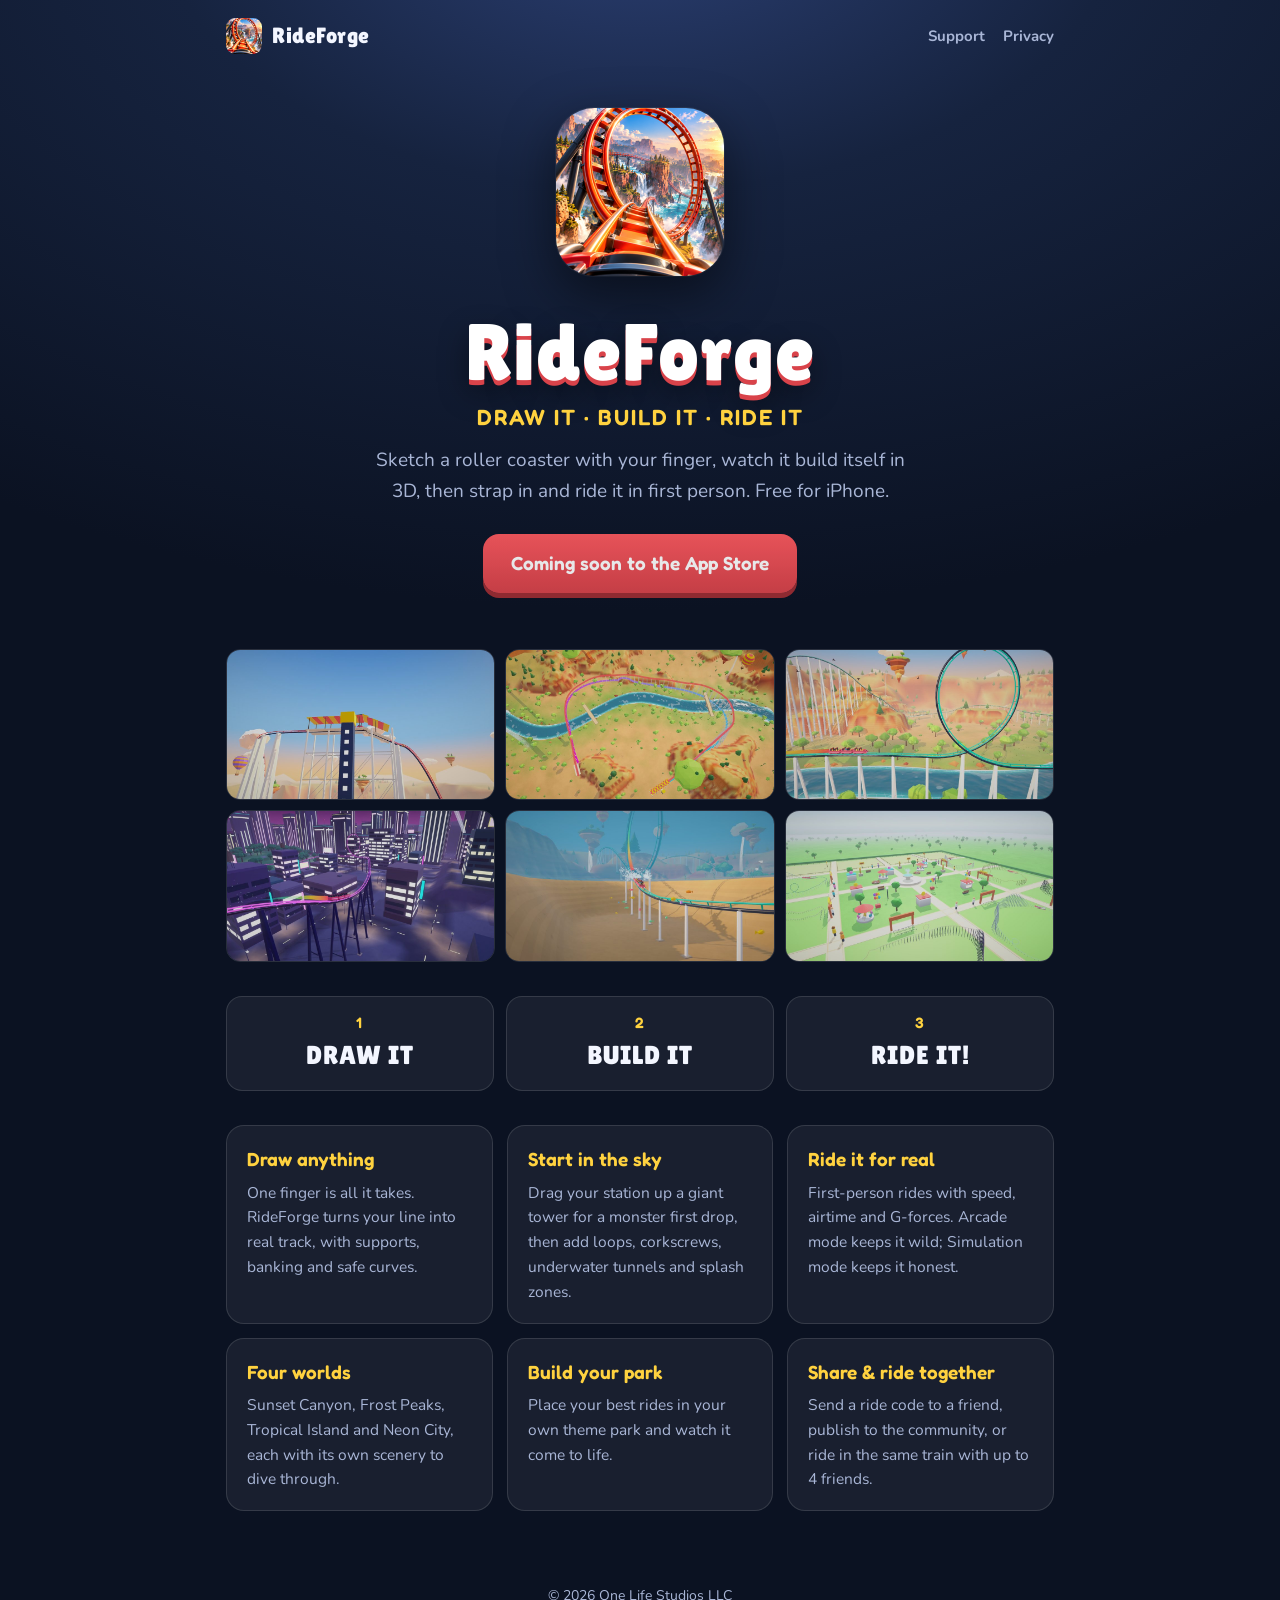
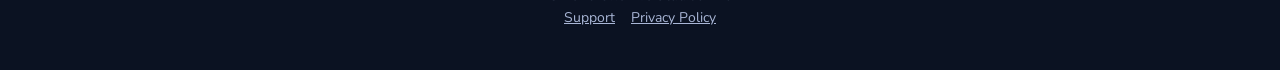
<file: index.html>
<!doctype html>
<html lang="en">
<head>
<meta charset="utf-8">
<meta name="viewport" content="width=device-width, initial-scale=1">
<title>RideForge — Draw &amp; Ride Roller Coasters</title>
<meta name="description" content="RideForge — draw a roller coaster with your finger, watch it build in 3D, then ride it in first person. Free on iPhone.">
<link rel="icon" href="img/favicon.png">
<link rel="apple-touch-icon" href="img/apple-touch-icon.png">
<link rel="stylesheet" href="style.css">
<meta property="og:title" content="RideForge — Draw &amp; Ride Roller Coasters">
<meta property="og:description" content="Draw a coaster with your finger. It builds in 3D. Then you ride it.">
<meta property="og:image" content="img/drop.jpg">
</head>
<body>
<div class="wrap">
  <header class="top">
    <a class="brand" href=""><img src="img/favicon.png" alt=""><span>RideForge</span></a>
    <nav><a href="support/">Support</a><a href="privacy/">Privacy</a></nav>
  </header>
  <section class="hero">
    <img class="icon" src="img/rideforge-icon.png" alt="RideForge app icon">
    <h1>RideForge</h1>
    <p class="sub">DRAW IT · BUILD IT · RIDE IT</p>
    <p class="tag">Sketch a roller coaster with your finger, watch it build itself in 3D, then strap in and ride it in first person. Free for iPhone.</p>
    <span class="btn soon">Coming soon to the App Store</span>
  </section>

  <section class="shots">
    <img src="img/drop.jpg" alt="A coaster dropping from a tall start tower over a canyon">
    <img src="img/draw.jpg" alt="Drawing a coaster track with a finger">
    <img src="img/loop.jpg" alt="A train going through a loop">
    <img src="img/neon.jpg" alt="A coaster in the Neon City world at night">
    <img src="img/splash.jpg" alt="A coaster splashing through water">
    <img src="img/park.jpg" alt="A theme park built from your rides">
  </section>

  <section class="steps">
    <div><span>1</span>DRAW IT</div>
    <div><span>2</span>BUILD IT</div>
    <div><span>3</span>RIDE IT!</div>
  </section>

  <section class="features">
    <div class="card"><h3>Draw anything</h3><p>One finger is all it takes. RideForge turns your line into real track, with supports, banking and safe curves.</p></div>
    <div class="card"><h3>Start in the sky</h3><p>Drag your station up a giant tower for a monster first drop, then add loops, corkscrews, underwater tunnels and splash zones.</p></div>
    <div class="card"><h3>Ride it for real</h3><p>First-person rides with speed, airtime and G-forces. Arcade mode keeps it wild; Simulation mode keeps it honest.</p></div>
    <div class="card"><h3>Four worlds</h3><p>Sunset Canyon, Frost Peaks, Tropical Island and Neon City, each with its own scenery to dive through.</p></div>
    <div class="card"><h3>Build your park</h3><p>Place your best rides in your own theme park and watch it come to life.</p></div>
    <div class="card"><h3>Share &amp; ride together</h3><p>Send a ride code to a friend, publish to the community, or ride in the same train with up to 4 friends.</p></div>
  </section>
  <footer>
    © 2026 One Life Studios LLC
    <br><a href="support/">Support</a><a href="privacy/">Privacy Policy</a>
  </footer>
</div>
</body>
</html>
</file>
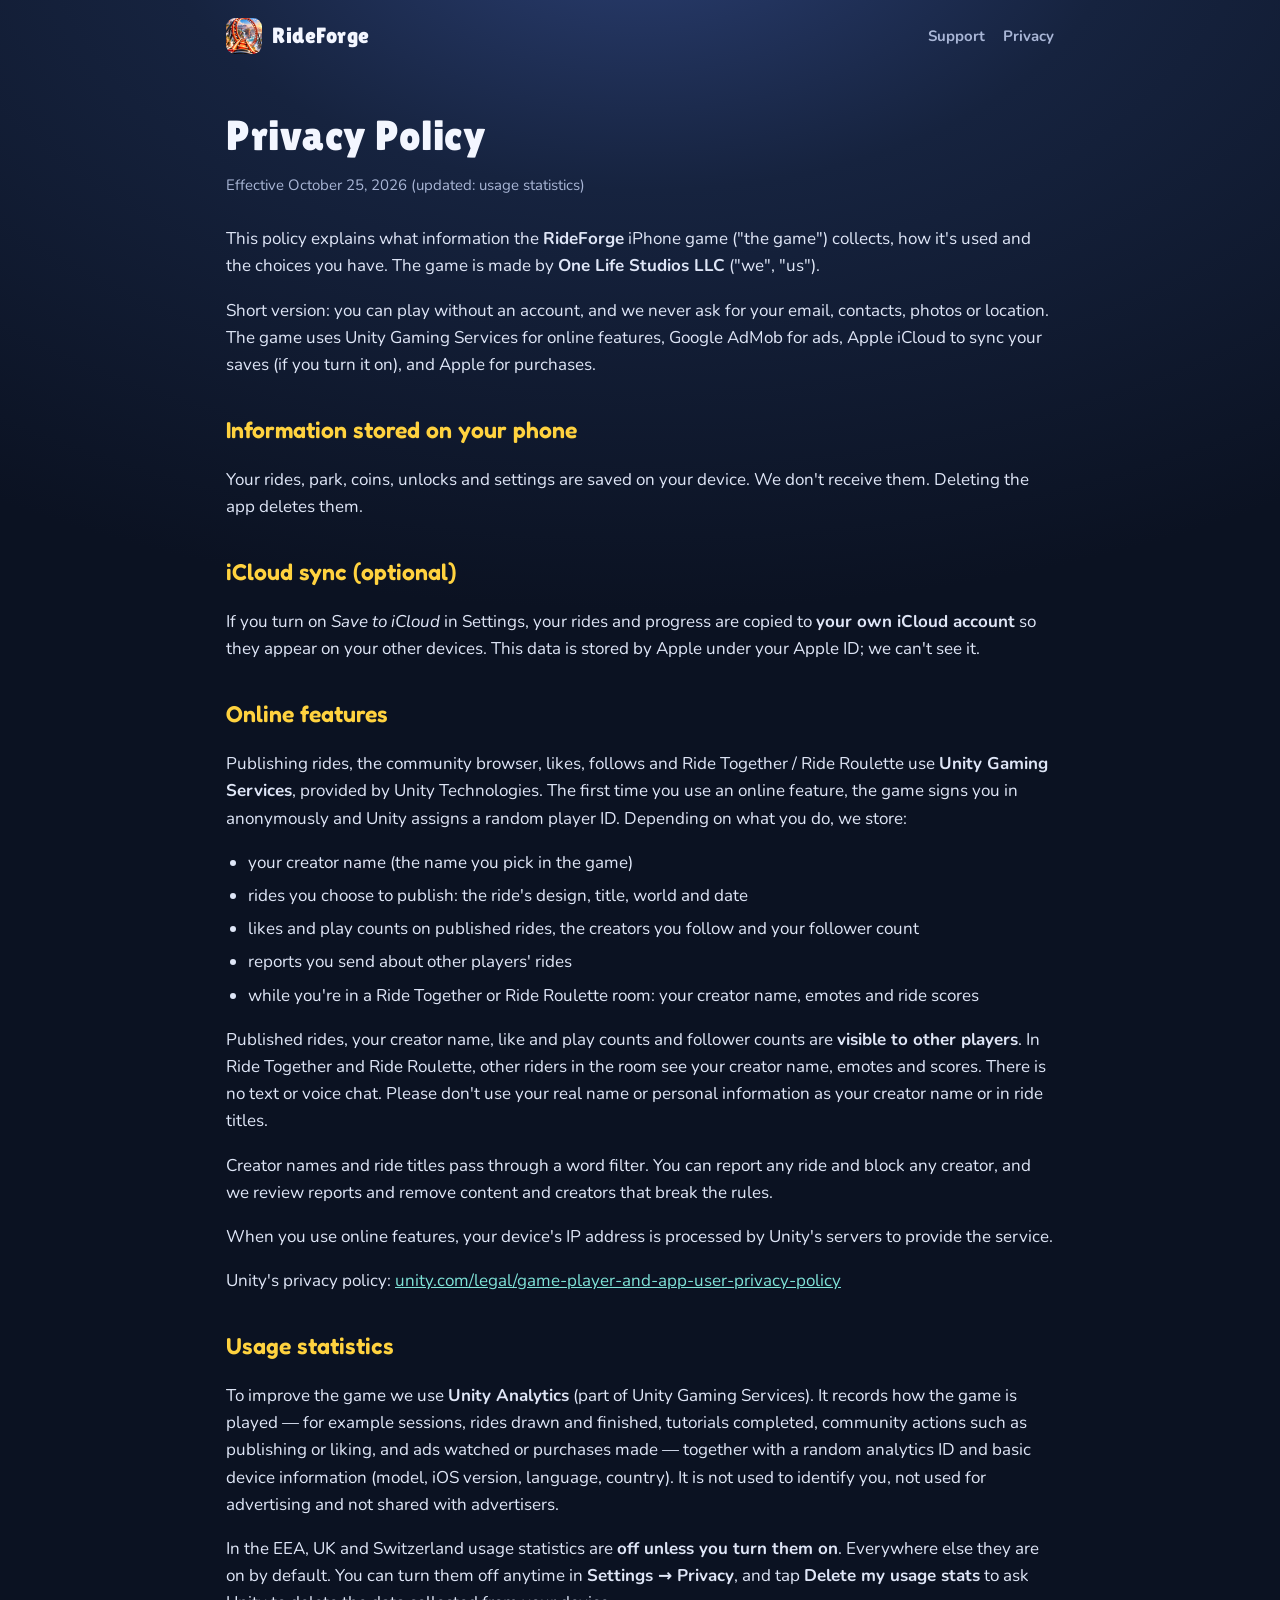
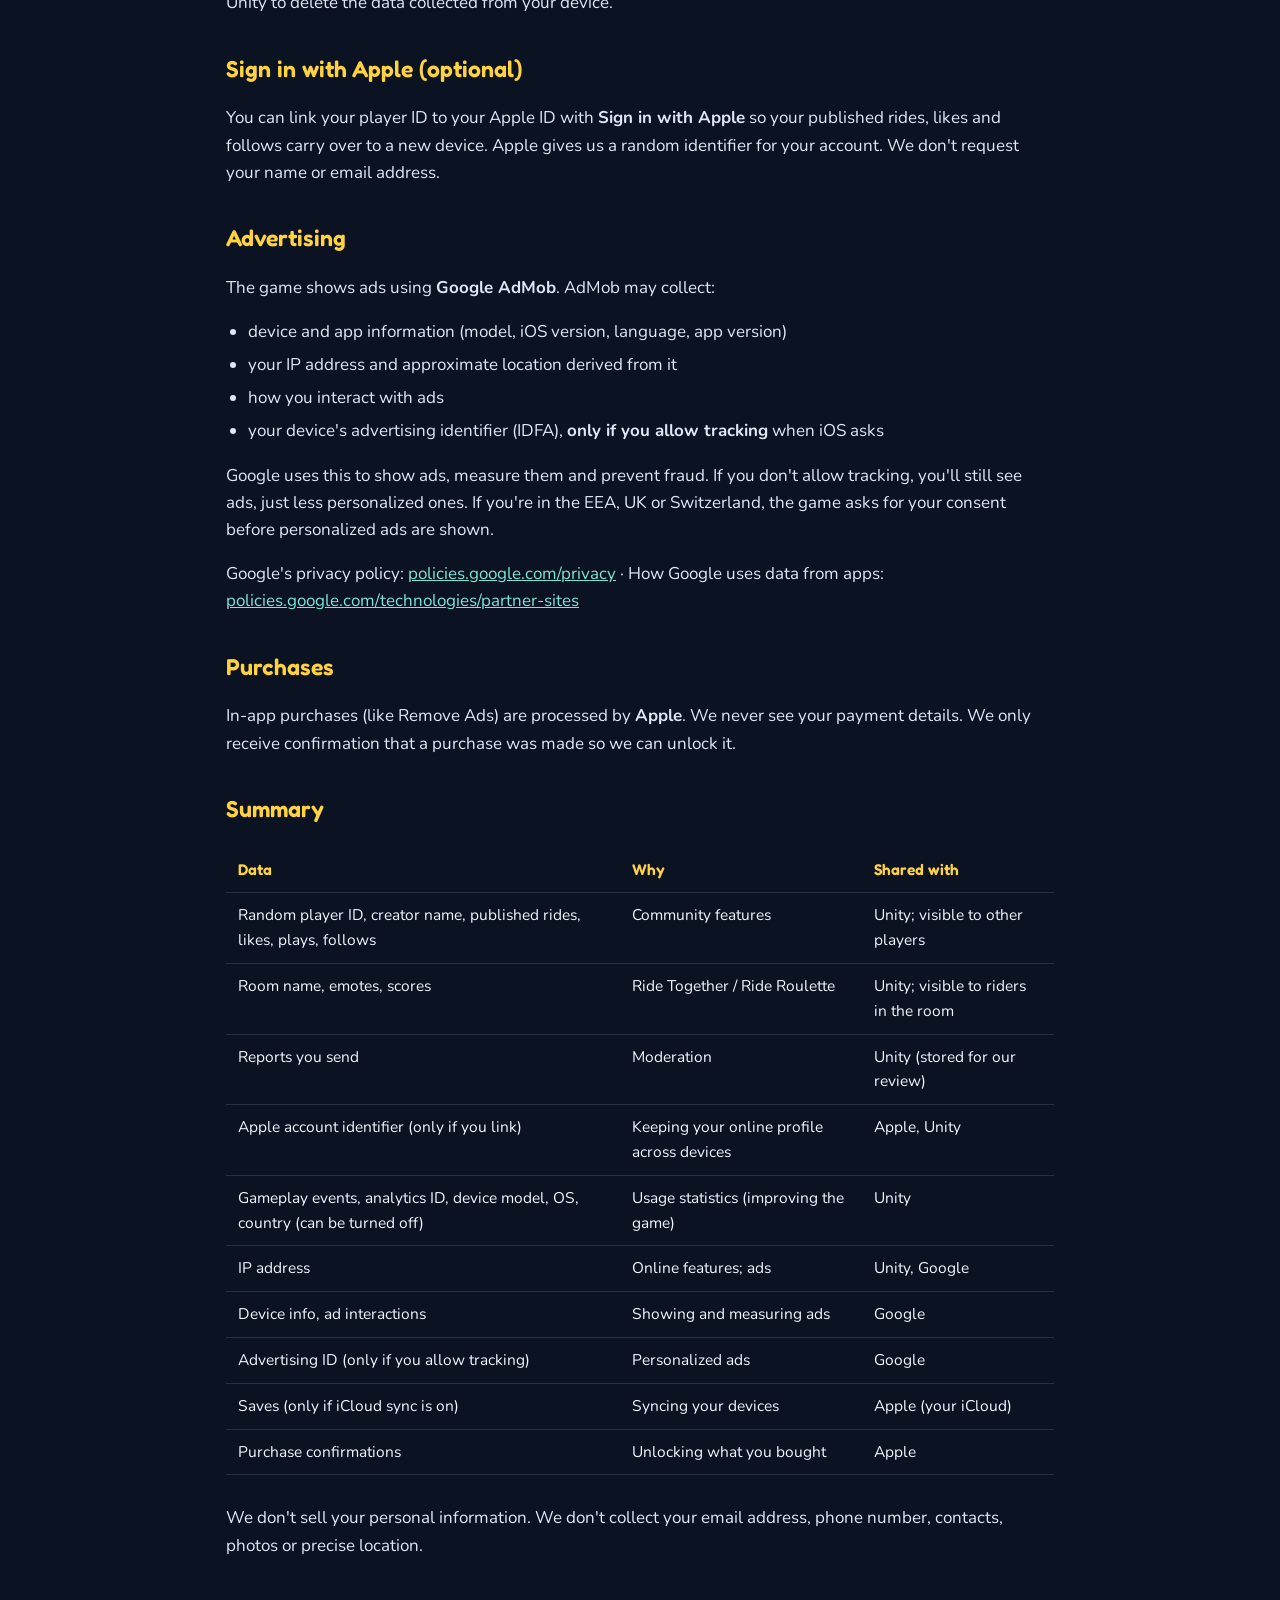
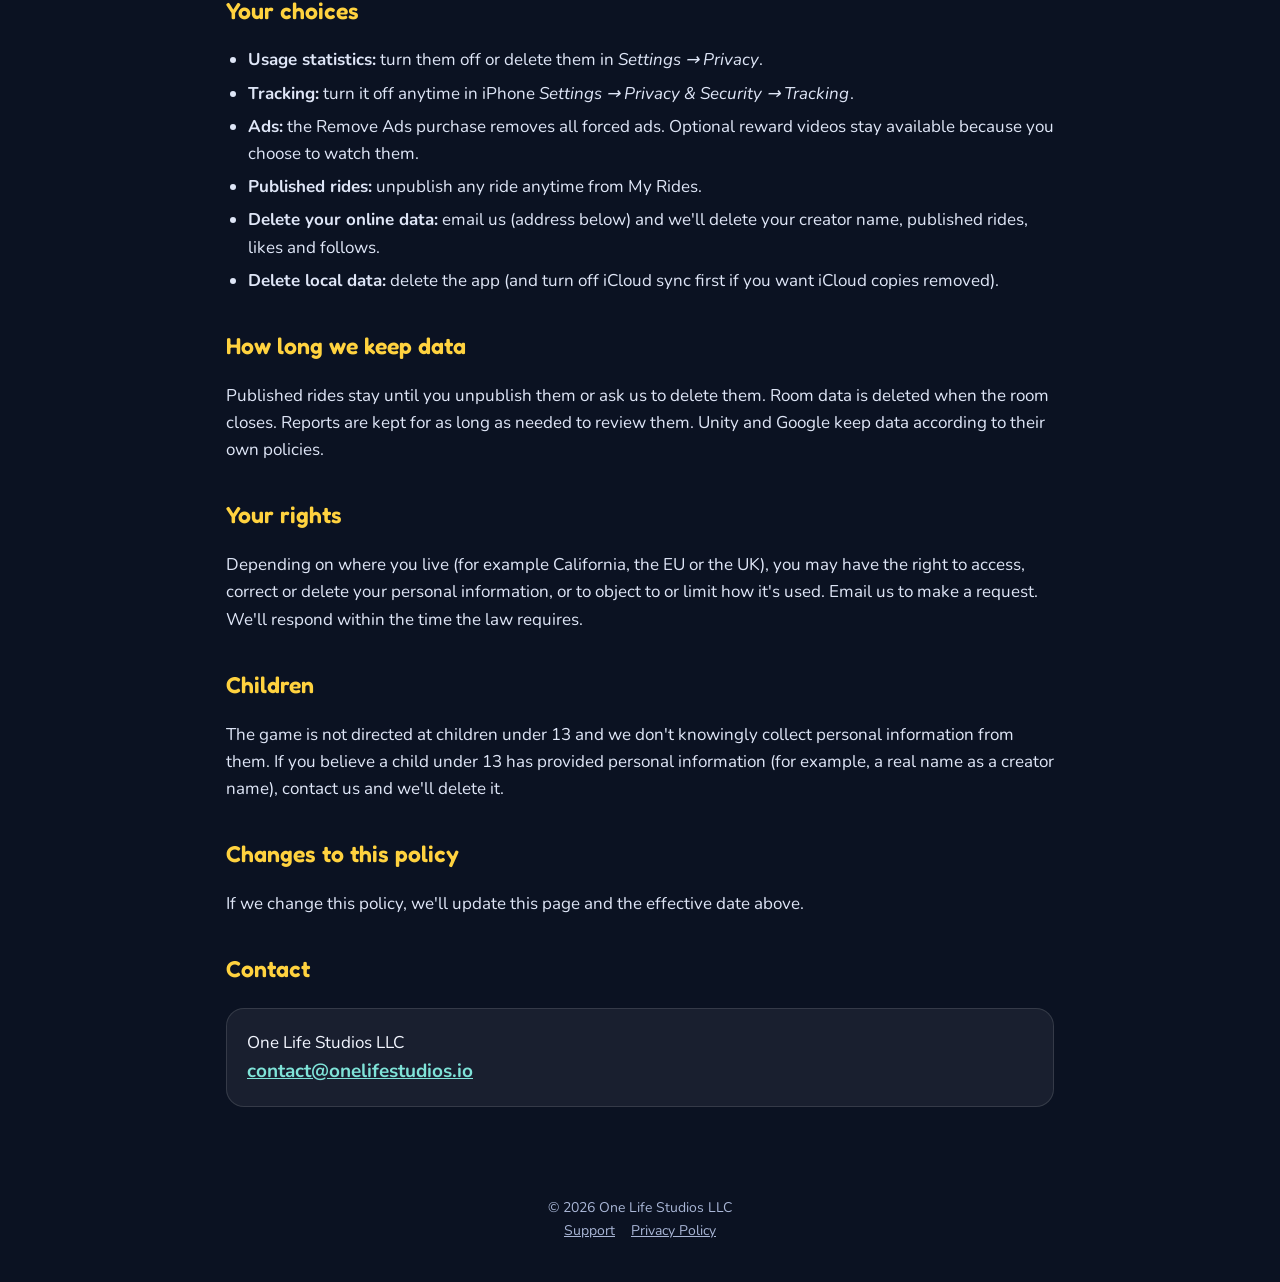
<file: privacy/index.html>
<!doctype html>
<html lang="en">
<head>
<meta charset="utf-8">
<meta name="viewport" content="width=device-width, initial-scale=1">
<title>Privacy Policy — RideForge</title>
<meta name="description" content="Privacy Policy for the RideForge iPhone game.">
<link rel="icon" href="../img/favicon.png">
<link rel="apple-touch-icon" href="../img/apple-touch-icon.png">
<link rel="stylesheet" href="../style.css">
</head>
<body>
<div class="wrap">
  <header class="top">
    <a class="brand" href="../"><img src="../img/favicon.png" alt=""><span>RideForge</span></a>
    <nav><a href="../support/">Support</a><a href="../privacy/">Privacy</a></nav>
  </header>
  <article class="doc">
    <h1>Privacy Policy</h1>
    <p class="updated">Effective October 25, 2026 (updated: usage statistics)</p>

    <p>This policy explains what information the <strong>RideForge</strong> iPhone game ("the game") collects, how it's used and the choices you have. The game is made by <strong>One Life Studios LLC</strong> ("we", "us").</p>
    <p>Short version: you can play without an account, and we never ask for your email, contacts, photos or location. The game uses Unity Gaming Services for online features, Google AdMob for ads, Apple iCloud to sync your saves (if you turn it on), and Apple for purchases.</p>

    <h2>Information stored on your phone</h2>
    <p>Your rides, park, coins, unlocks and settings are saved on your device. We don't receive them. Deleting the app deletes them.</p>

    <h2>iCloud sync (optional)</h2>
    <p>If you turn on <em>Save to iCloud</em> in Settings, your rides and progress are copied to <strong>your own iCloud account</strong> so they appear on your other devices. This data is stored by Apple under your Apple ID; we can't see it.</p>

    <h2>Online features</h2>
    <p>Publishing rides, the community browser, likes, follows and Ride Together / Ride Roulette use <strong>Unity Gaming Services</strong>, provided by Unity Technologies. The first time you use an online feature, the game signs you in anonymously and Unity assigns a random player ID. Depending on what you do, we store:</p>
    <ul>
      <li>your creator name (the name you pick in the game)</li>
      <li>rides you choose to publish: the ride's design, title, world and date</li>
      <li>likes and play counts on published rides, the creators you follow and your follower count</li>
      <li>reports you send about other players' rides</li>
      <li>while you're in a Ride Together or Ride Roulette room: your creator name, emotes and ride scores</li>
    </ul>
    <p>Published rides, your creator name, like and play counts and follower counts are <strong>visible to other players</strong>. In Ride Together and Ride Roulette, other riders in the room see your creator name, emotes and scores. There is no text or voice chat. Please don't use your real name or personal information as your creator name or in ride titles.</p>
    <p>Creator names and ride titles pass through a word filter. You can report any ride and block any creator, and we review reports and remove content and creators that break the rules.</p>
    <p>When you use online features, your device's IP address is processed by Unity's servers to provide the service.</p>
    <p>Unity's privacy policy: <a href="https://unity.com/legal/game-player-and-app-user-privacy-policy">unity.com/legal/game-player-and-app-user-privacy-policy</a></p>

    <h2>Usage statistics</h2>
    <p>To improve the game we use <strong>Unity Analytics</strong> (part of Unity Gaming Services). It records how the game is played — for example sessions, rides drawn and finished, tutorials completed, community actions such as publishing or liking, and ads watched or purchases made — together with a random analytics ID and basic device information (model, iOS version, language, country). It is not used to identify you, not used for advertising and not shared with advertisers.</p>
    <p>In the EEA, UK and Switzerland usage statistics are <strong>off unless you turn them on</strong>. Everywhere else they are on by default. You can turn them off anytime in <strong>Settings → Privacy</strong>, and tap <strong>Delete my usage stats</strong> to ask Unity to delete the data collected from your device.</p>

    <h2>Sign in with Apple (optional)</h2>
    <p>You can link your player ID to your Apple ID with <strong>Sign in with Apple</strong> so your published rides, likes and follows carry over to a new device. Apple gives us a random identifier for your account. We don't request your name or email address.</p>

    <h2>Advertising</h2>
    <p>The game shows ads using <strong>Google AdMob</strong>. AdMob may collect:</p>
    <ul>
      <li>device and app information (model, iOS version, language, app version)</li>
      <li>your IP address and approximate location derived from it</li>
      <li>how you interact with ads</li>
      <li>your device's advertising identifier (IDFA), <strong>only if you allow tracking</strong> when iOS asks</li>
    </ul>
    <p>Google uses this to show ads, measure them and prevent fraud. If you don't allow tracking, you'll still see ads, just less personalized ones. If you're in the EEA, UK or Switzerland, the game asks for your consent before personalized ads are shown.</p>
    <p>Google's privacy policy: <a href="https://policies.google.com/privacy">policies.google.com/privacy</a> · How Google uses data from apps: <a href="https://policies.google.com/technologies/partner-sites">policies.google.com/technologies/partner-sites</a></p>

    <h2>Purchases</h2>
    <p>In-app purchases (like Remove Ads) are processed by <strong>Apple</strong>. We never see your payment details. We only receive confirmation that a purchase was made so we can unlock it.</p>

    <h2>Summary</h2>
    <div class="table-scroll">
    <table>
      <tr><th>Data</th><th>Why</th><th>Shared with</th></tr>
      <tr><td>Random player ID, creator name, published rides, likes, plays, follows</td><td>Community features</td><td>Unity; visible to other players</td></tr>
      <tr><td>Room name, emotes, scores</td><td>Ride Together / Ride Roulette</td><td>Unity; visible to riders in the room</td></tr>
      <tr><td>Reports you send</td><td>Moderation</td><td>Unity (stored for our review)</td></tr>
      <tr><td>Apple account identifier (only if you link)</td><td>Keeping your online profile across devices</td><td>Apple, Unity</td></tr>
      <tr><td>Gameplay events, analytics ID, device model, OS, country (can be turned off)</td><td>Usage statistics (improving the game)</td><td>Unity</td></tr>
      <tr><td>IP address</td><td>Online features; ads</td><td>Unity, Google</td></tr>
      <tr><td>Device info, ad interactions</td><td>Showing and measuring ads</td><td>Google</td></tr>
      <tr><td>Advertising ID (only if you allow tracking)</td><td>Personalized ads</td><td>Google</td></tr>
      <tr><td>Saves (only if iCloud sync is on)</td><td>Syncing your devices</td><td>Apple (your iCloud)</td></tr>
      <tr><td>Purchase confirmations</td><td>Unlocking what you bought</td><td>Apple</td></tr>
    </table>
    </div>
    <p>We don't sell your personal information. We don't collect your email address, phone number, contacts, photos or precise location.</p>

    <h2>Your choices</h2>
    <ul>
      <li><strong>Usage statistics:</strong> turn them off or delete them in <em>Settings → Privacy</em>.</li>
      <li><strong>Tracking:</strong> turn it off anytime in iPhone <em>Settings → Privacy &amp; Security → Tracking</em>.</li>
      <li><strong>Ads:</strong> the Remove Ads purchase removes all forced ads. Optional reward videos stay available because you choose to watch them.</li>
      <li><strong>Published rides:</strong> unpublish any ride anytime from My Rides.</li>
      <li><strong>Delete your online data:</strong> email us (address below) and we'll delete your creator name, published rides, likes and follows.</li>
      <li><strong>Delete local data:</strong> delete the app (and turn off iCloud sync first if you want iCloud copies removed).</li>
    </ul>

    <h2>How long we keep data</h2>
    <p>Published rides stay until you unpublish them or ask us to delete them. Room data is deleted when the room closes. Reports are kept for as long as needed to review them. Unity and Google keep data according to their own policies.</p>

    <h2>Your rights</h2>
    <p>Depending on where you live (for example California, the EU or the UK), you may have the right to access, correct or delete your personal information, or to object to or limit how it's used. Email us to make a request. We'll respond within the time the law requires.</p>

    <h2>Children</h2>
    <p>The game is not directed at children under 13 and we don't knowingly collect personal information from them. If you believe a child under 13 has provided personal information (for example, a real name as a creator name), contact us and we'll delete it.</p>

    <h2>Changes to this policy</h2>
    <p>If we change this policy, we'll update this page and the effective date above.</p>

    <h2>Contact</h2>
    <div class="contact">
      One Life Studios LLC<br>
      <a href="mailto:contact@onelifestudios.io">contact@onelifestudios.io</a>
    </div>
  </article>
  <footer>
    © 2026 One Life Studios LLC
    <br><a href="../support/">Support</a><a href="../privacy/">Privacy Policy</a>
  </footer>
</div>
</body>
</html>
</file>
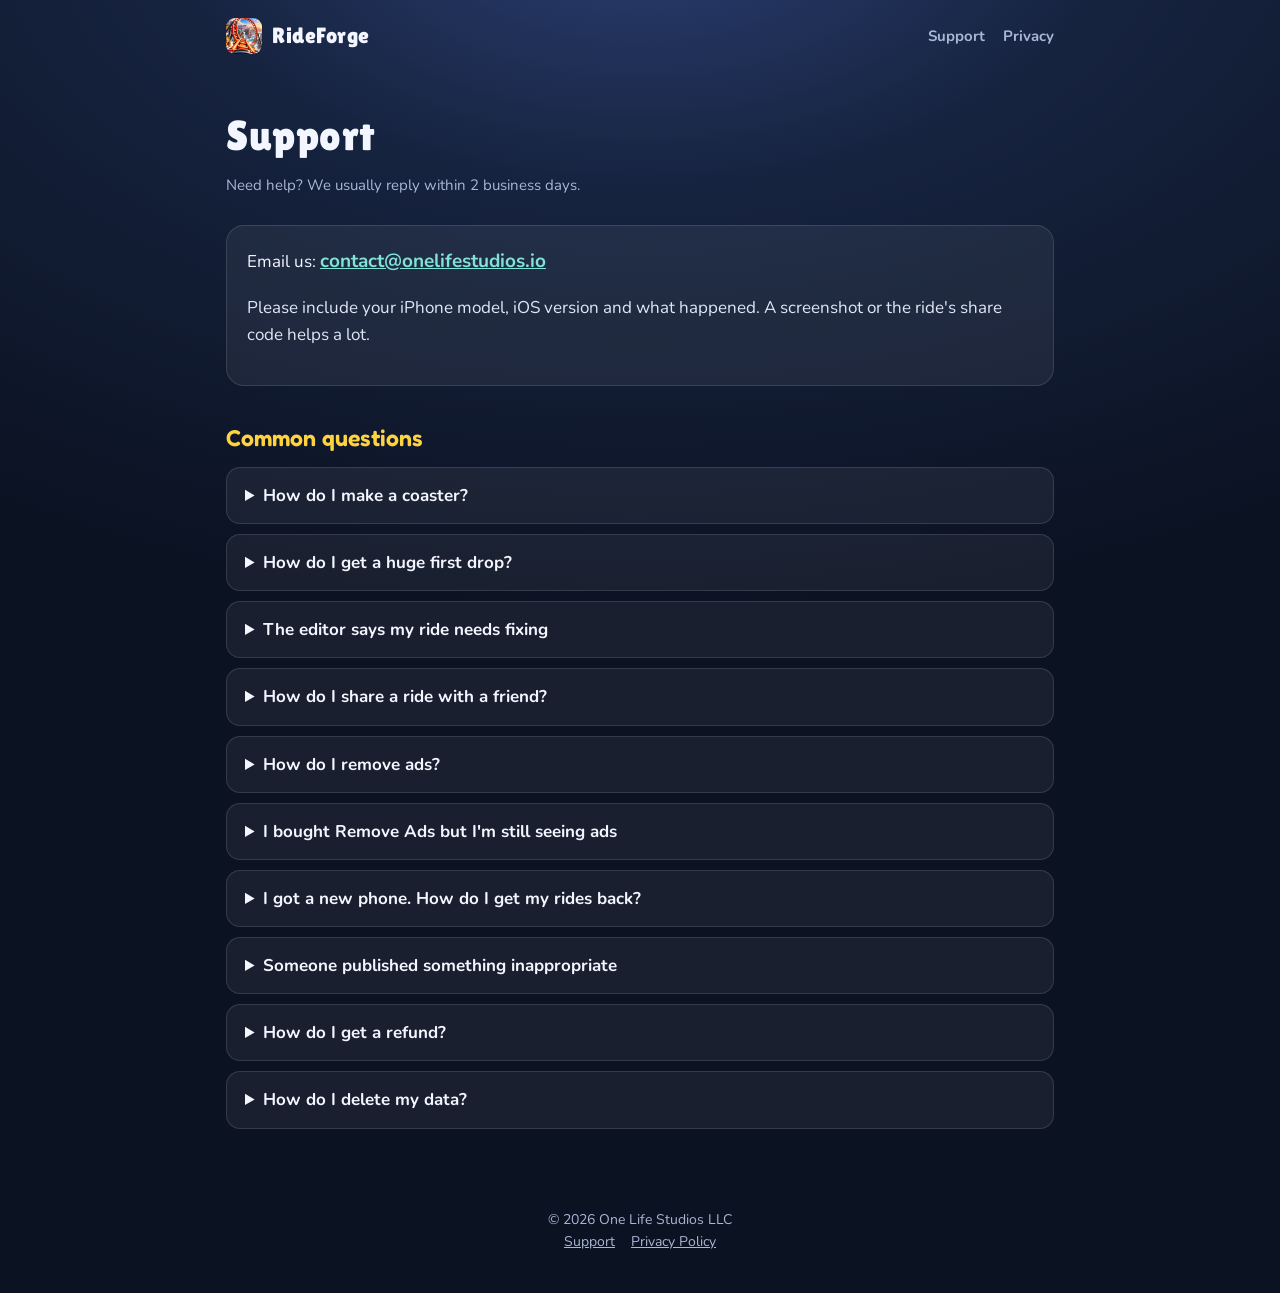
<file: support/index.html>
<!doctype html>
<html lang="en">
<head>
<meta charset="utf-8">
<meta name="viewport" content="width=device-width, initial-scale=1">
<title>Support — RideForge</title>
<meta name="description" content="Help and contact for RideForge.">
<link rel="icon" href="../img/favicon.png">
<link rel="apple-touch-icon" href="../img/apple-touch-icon.png">
<link rel="stylesheet" href="../style.css">
</head>
<body>
<div class="wrap">
  <header class="top">
    <a class="brand" href="../"><img src="../img/favicon.png" alt=""><span>RideForge</span></a>
    <nav><a href="../support/">Support</a><a href="../privacy/">Privacy</a></nav>
  </header>
  <article class="doc">
    <h1>Support</h1>
    <p class="updated">Need help? We usually reply within 2 business days.</p>

    <div class="contact">
      Email us: <a href="mailto:contact@onelifestudios.io">contact@onelifestudios.io</a>
      <p>Please include your iPhone model, iOS version and what happened. A screenshot or the ride's share code helps a lot.</p>
    </div>

    <h2>Common questions</h2>

    <details>
      <summary>How do I make a coaster?</summary>
      <p>Tap <strong>New Ride</strong> and draw a line with your finger. RideForge builds the track, supports and banking for you. Add loops, corkscrews and more from the side panel, then tap <strong>Ride</strong>.</p>
    </details>

    <details>
      <summary>How do I get a huge first drop?</summary>
      <p>Tap <strong>Start</strong> in the editor and drag the height slider (or pick a preset) to raise your station on a tower up to 110 m. You can also drag the station to move it and flip which way the train leaves.</p>
    </details>

    <details>
      <summary>The editor says my ride needs fixing</summary>
      <p>Tap the warning to see what's wrong: usually a turn that's too tight or a special part that doesn't have enough room. Redraw that bit with a smoother line, or move the part.</p>
    </details>

    <details>
      <summary>How do I share a ride with a friend?</summary>
      <p>In <strong>My Rides</strong>, tap the share button to send a ride code. Your friend copies it and taps <strong>Paste</strong> in My Rides to ride the exact same track.</p>
    </details>

    <details>
      <summary>How do I remove ads?</summary>
      <p>Buy <strong>Remove Ads</strong> in the Shop. It removes all forced ads forever. Optional reward videos (like free coins) stay available because you choose to watch them.</p>
    </details>

    <details>
      <summary>I bought Remove Ads but I'm still seeing ads</summary>
      <p>Open the Shop and tap <strong>Restore Purchases</strong> while signed in with the same Apple ID you bought it with. If that doesn't fix it, email us.</p>
    </details>

    <details>
      <summary>I got a new phone. How do I get my rides back?</summary>
      <p>Turn on <strong>Save to iCloud</strong> in Settings on your old phone, then on the new phone with the same Apple ID. Purchases come back with <strong>Restore Purchases</strong>.</p>
    </details>

    <details>
      <summary>Someone published something inappropriate</summary>
      <p>Tap the flag on the ride to report it. You can also block the creator so you never see their rides. We review reports and remove content that breaks the rules.</p>
    </details>

    <details>
      <summary>How do I get a refund?</summary>
      <p>Purchases are handled by Apple. Request a refund at <a href="https://reportaproblem.apple.com">reportaproblem.apple.com</a>.</p>
    </details>

    <details>
      <summary>How do I delete my data?</summary>
      <p>Unpublish your rides from My Rides, or email us and we'll delete all your online data. Deleting the app removes everything stored on your phone. See the <a href="../privacy/">Privacy Policy</a> for details.</p>
    </details>
  </article>
  <footer>
    © 2026 One Life Studios LLC
    <br><a href="../support/">Support</a><a href="../privacy/">Privacy Policy</a>
  </footer>
</div>
</body>
</html>
</file>
<file: style.css>
@import url('https://fonts.googleapis.com/css2?family=Lilita+One&family=Fredoka:wght@500;600;700&family=Nunito:wght@400;600;700&display=swap');

:root {
  --bg-1: #16233f;
  --bg-2: #0b1222;
  --card: rgba(255, 255, 255, 0.06);
  --card-border: rgba(255, 255, 255, 0.12);
  --text: #f3f6ff;
  --muted: #a9b6d6;
  --coral: #ff5a5f;
  --coral-deep: #d9434a;
  --sun: #ffd23f;
  --teal: #22c3b5;
  --link: #7fe3d8;
}

* { box-sizing: border-box; }
html, body { margin: 0; padding: 0; }

body {
  background: radial-gradient(1200px 700px at 50% -10%, #2b3f73 0%, var(--bg-1) 40%, var(--bg-2) 100%) fixed;
  background-color: var(--bg-2);
  color: var(--text);
  font-family: 'Nunito', system-ui, -apple-system, sans-serif;
  font-size: 17px;
  line-height: 1.6;
  min-height: 100vh;
}

a { color: var(--link); }
.wrap { max-width: 860px; margin: 0 auto; padding: 0 16px; }

header.top { display: flex; align-items: center; justify-content: space-between; padding: 18px 0; }
header.top a.brand {
  display: flex; align-items: center; gap: 10px;
  font-family: 'Lilita One', 'Fredoka', sans-serif; font-size: 22px; letter-spacing: 0.5px;
  color: var(--text); text-decoration: none;
}
header.top a.brand img { width: 36px; height: 36px; border-radius: 9px; }
header.top nav a { color: var(--muted); text-decoration: none; margin-left: 18px; font-weight: 700; font-size: 15px; }
header.top nav a:hover { color: var(--text); }

.hero { text-align: center; padding: 36px 0 20px; }
.hero img.icon {
  width: 168px; height: 168px; border-radius: 38px;
  box-shadow: 0 18px 50px rgba(0, 0, 0, 0.5), 0 0 0 1px rgba(255,255,255,0.08);
}
.hero h1 {
  font-family: 'Lilita One', 'Fredoka', sans-serif; font-weight: 400;
  font-size: clamp(48px, 10vw, 80px); line-height: 1.05; letter-spacing: 1px;
  margin: 26px 0 6px; color: #fff;
  text-shadow: 0 5px 0 var(--coral-deep), 0 12px 30px rgba(0,0,0,0.45);
}
.hero .sub { font-family: 'Fredoka', sans-serif; font-weight: 600; color: var(--sun); font-size: 22px; margin: 0 0 10px; letter-spacing: 2px; }
.hero p.tag { font-size: 19px; color: var(--muted); margin: 0 auto 28px; max-width: 560px; }

.btn {
  display: inline-block; font-family: 'Fredoka', sans-serif; font-weight: 600; font-size: 19px;
  padding: 14px 28px; border-radius: 16px; text-decoration: none;
  background: linear-gradient(180deg, var(--coral), var(--coral-deep)); color: #fff;
  box-shadow: 0 5px 0 #9e2d33;
}
.btn.soon { opacity: 0.9; cursor: default; }

.shots { display: grid; grid-template-columns: repeat(3, 1fr); gap: 10px; margin: 36px 0 8px; }
.shots img { width: 100%; aspect-ratio: 16 / 9; object-fit: cover; border-radius: 14px; border: 1px solid var(--card-border); display: block; }

.steps { display: grid; grid-template-columns: repeat(3, 1fr); gap: 12px; margin: 34px 0 0; text-align: center; }
.steps div { font-family: 'Lilita One', sans-serif; font-size: 26px; letter-spacing: 1px; padding: 14px; border-radius: 16px; background: var(--card); border: 1px solid var(--card-border); }
.steps span { display: block; font-size: 15px; color: var(--sun); font-family: 'Fredoka', sans-serif; font-weight: 600; letter-spacing: 2px; }

.features { display: grid; grid-template-columns: repeat(auto-fit, minmax(230px, 1fr)); gap: 14px; margin: 34px 0 44px; }
.card { background: var(--card); border: 1px solid var(--card-border); border-radius: 18px; padding: 18px 20px; }
.card h3 { font-family: 'Fredoka', sans-serif; font-weight: 600; margin: 0 0 6px; font-size: 19px; color: var(--sun); }
.card p { margin: 0; color: var(--muted); font-size: 15.5px; }

article.doc { padding: 20px 0 40px; }
article.doc h1 { font-family: 'Lilita One', 'Fredoka', sans-serif; font-weight: 400; font-size: 42px; letter-spacing: 0.5px; margin: 10px 0 4px; }
article.doc .updated { color: var(--muted); margin: 0 0 28px; font-size: 15px; }
article.doc h2 { font-family: 'Fredoka', sans-serif; font-weight: 600; font-size: 23px; margin: 34px 0 8px; color: var(--sun); }
article.doc p, article.doc li { color: #dfe6f7; }
article.doc ul { padding-left: 22px; }
article.doc li { margin: 6px 0; }
article.doc table { width: 100%; border-collapse: collapse; margin: 12px 0; font-size: 15.5px; }
article.doc th, article.doc td { text-align: left; padding: 10px 12px; border-bottom: 1px solid var(--card-border); vertical-align: top; }
article.doc th { color: var(--sun); font-family: 'Fredoka', sans-serif; font-weight: 600; }
.table-scroll { overflow-x: auto; }

details { background: var(--card); border: 1px solid var(--card-border); border-radius: 14px; padding: 14px 18px; margin: 10px 0; }
details summary { cursor: pointer; font-weight: 700; }
details p { margin: 10px 0 0; }

.contact { background: var(--card); border: 1px solid var(--card-border); border-radius: 18px; padding: 20px; margin: 20px 0; }
.contact a { font-weight: 700; font-size: 19px; }

footer { text-align: center; color: var(--muted); font-size: 14px; padding: 30px 0 40px; }
footer a { color: var(--muted); margin: 0 8px; }

@media (max-width: 600px) {
  .shots { grid-template-columns: repeat(2, 1fr); }
  .steps div { font-size: 20px; padding: 10px 6px; }
  header.top nav a { margin-left: 12px; font-size: 14px; }
}
</file>
